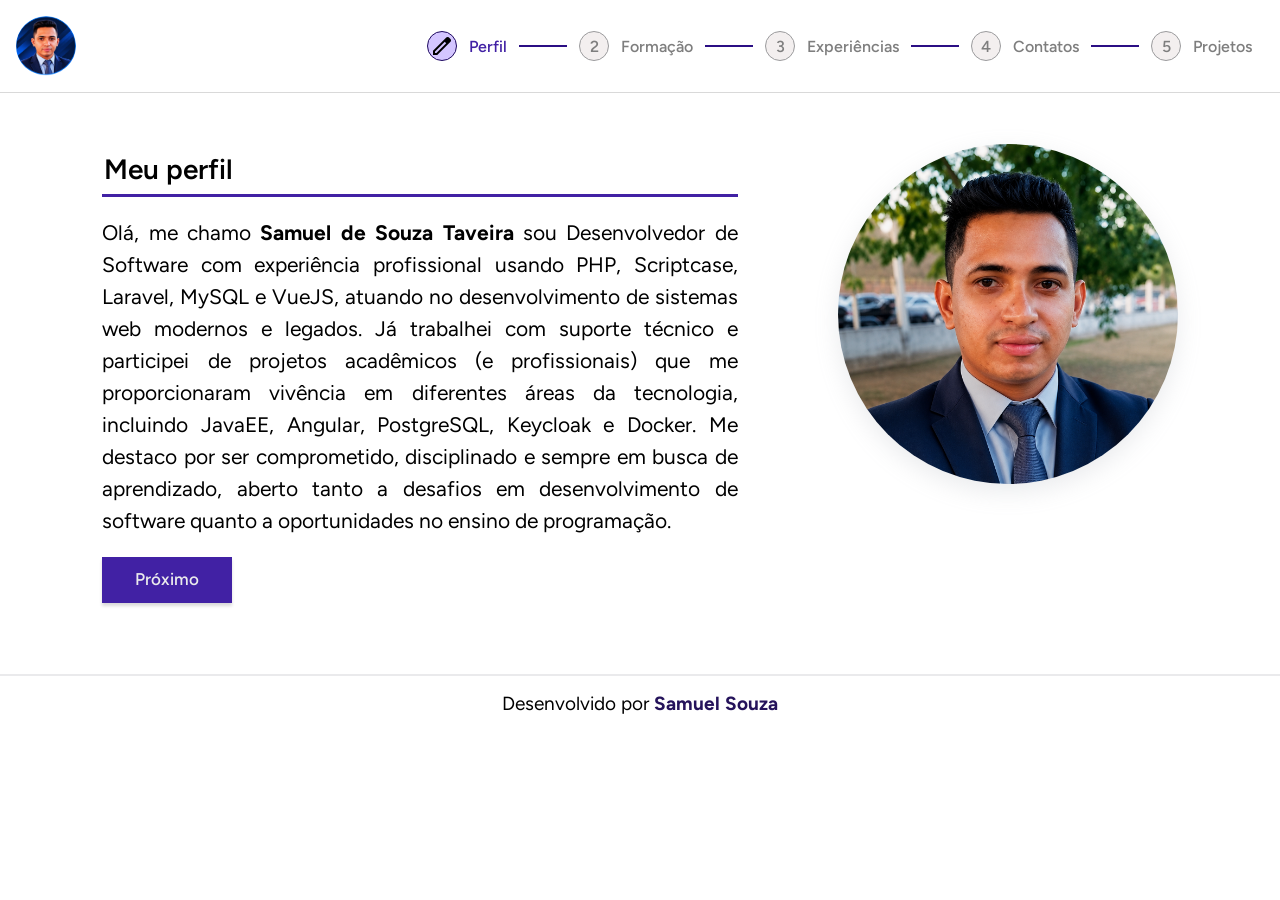
<file: index.html>
<!DOCTYPE html>
<html lang="pt-br">
    <he>
        <meta charset="UTF-8">
        <meta name="viewport" content="width=device-width, initial-scale=1.0">
        <link rel="icon" type="image/x-icon" href="./favicon.ico">
        <link rel="stylesheet" href="https://fonts.googleapis.com/css2?family=Material+Symbols+Outlined" />
        <link href="./css/base.css" rel="stylesheet">
        <link href="./css/inicio.css" rel="stylesheet">
        <link rel="stylesheet" href="./css/stepper.css">
        <title>Perfil profissional</title>
    </head>
    <body class="page">
        <header>
            <img class="logo" src="./img/meulogo.png" alt="Samuel Souza">
            <ul class="stepper-control">
                <div class="line-back"></div>
                <li>
                    <div id="step1" class="step">
                        <span class="icon material-symbols-outlined">edit</span>
                    </div>
                    <a href="index.html">Perfil</a>
                </li>
                <li class="pending">
                    <div id="step2" class="step">2</div>
                    <a href="formacao.html">Formação</a>
                </li>
                <li class="pending">
                    <div id="step3" class="step">3</div>
                    <a href="experiencias.html">Experiências</a>
                </li>
                <li class="pending">
                    <div id="step4" class="step">4</div>
                    <a href="contatos.html">Contatos</a>
                </li>
                <li class="pending">
                    <div id="step5" class="step">5</div>
                    <a href="projetos.html">Projetos</a>
                </li>
            </ul>
        </header>
        
        <main>

            <section id="perfil">
                <div class="texto">
                    <h1>Meu perfil</h1>
                    <p>
                        Olá, me chamo <strong>Samuel de Souza Taveira</strong>
                        sou Desenvolvedor de Software com experiência profissional usando PHP, Scriptcase, Laravel, MySQL e VueJS, atuando no desenvolvimento de sistemas web modernos e legados. Já trabalhei com suporte técnico e participei de projetos acadêmicos (e profissionais) que me proporcionaram vivência em diferentes áreas da tecnologia, incluindo JavaEE, Angular, PostgreSQL, Keycloak e Docker.
                        Me destaco por ser comprometido, disciplinado e sempre em busca de aprendizado, aberto tanto a desafios em desenvolvimento de software quanto a oportunidades no ensino de programação.
                    </p>
                    <div class="stepper-nav">
                        <a href="./formacao.html" class="btn btn-primary">Próximo</a>
                    </div>
                </div>
                <img class="imagem" src="./img/samuel.png" alt="Samuel Souza">
            </section>
                      
        </main>

        <footer>
            Desenvolvido por <strong>Samuel Souza</strong>
        </footer>
        
    </body>
</html>
</file>
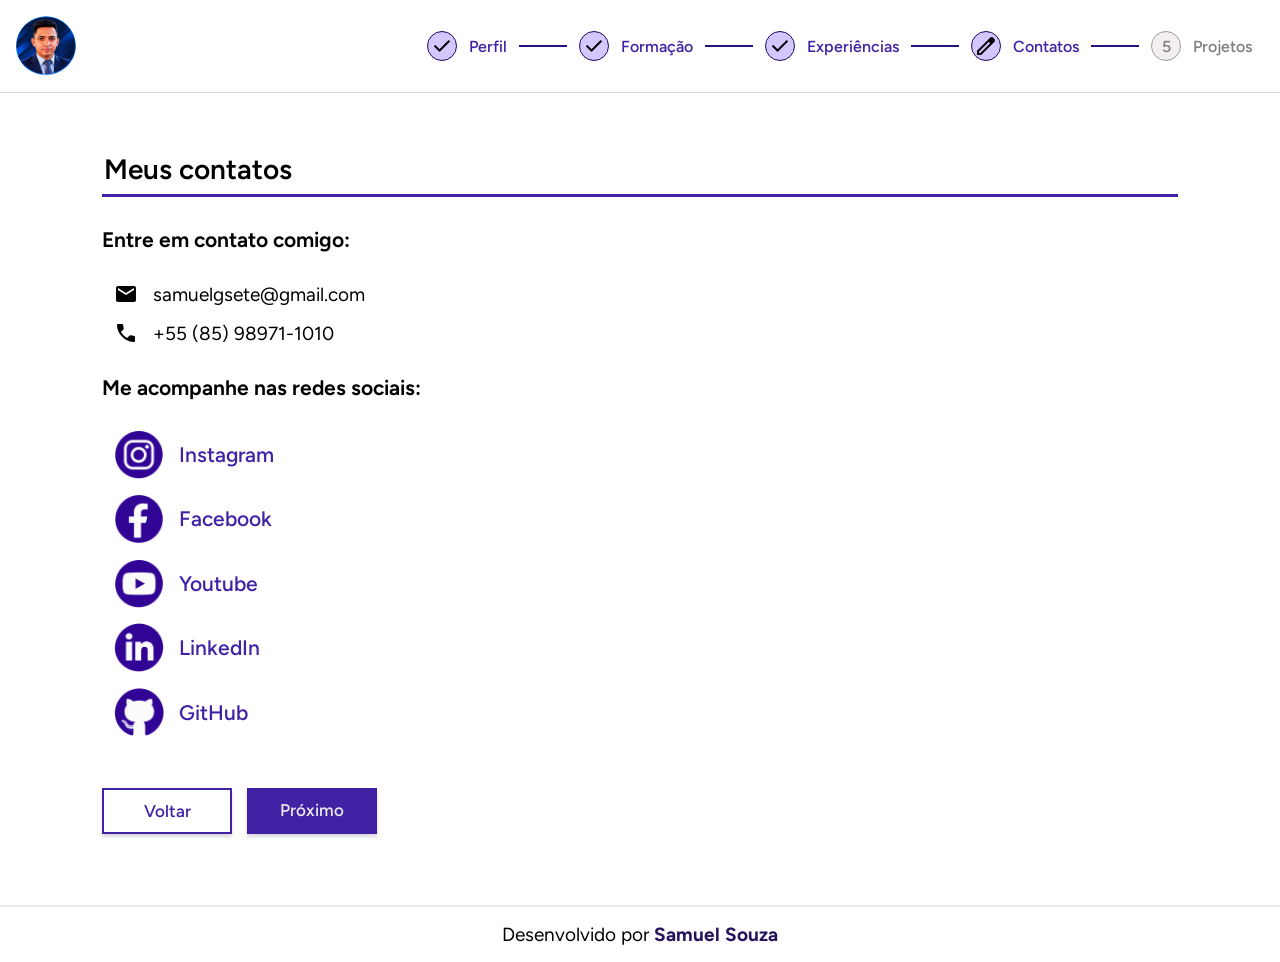
<file: contatos.html>
<!DOCTYPE html>
<html lang="pt-br">
    <he>
        <meta charset="UTF-8">
        <meta name="viewport" content="width=device-width, initial-scale=1.0">
        <link rel="icon" type="image/x-icon" href="./favicon.ico">
        <link rel="stylesheet" href="https://fonts.googleapis.com/css2?family=Material+Symbols+Outlined" />
        <link href="./css/base.css" rel="stylesheet">
        <link href="./css/contatos.css" rel="stylesheet">
        <link rel="stylesheet" href="./css/stepper.css">
        <title>Meus contatos</title>
    </head>
    <body class="page">
        <header>
            <img class="logo" src="./img/meulogo.png" alt="Samuel Souza">
            <ul class="stepper-control">
                <div class="line-back"></div>
                <li>
                    <div id="step1" class="step">
                        <span class="icon material-symbols-outlined">done</span>
                    </div>
                    <a href="index.html">Perfil</a>
                </li>
                <li>
                    <div id="step2" class="step">
                        <span class="icon material-symbols-outlined">done</span>
                    </div>
                    <a href="formacao.html">Formação</a>
                </li>
                <li>
                    <div id="step3" class="step">
                        <span class="icon material-symbols-outlined">done</span>
                    </div>
                    <a href="experiencias.html">Experiências</a>
                </li>
                <li>
                    <div id="step4" class="step">
                        <span class="icon material-symbols-outlined">edit</span>
                    </div>
                    <a href="contatos.html">Contatos</a>
                </li>
                <li class="pending">
                    <div id="step5" class="step">5</div>
                    <a href="projetos.html">Projetos</a>
                </li>
            </ul>
        </header>
        
        <main>

            <h1>Meus contatos</h1>

            <p class="group">Entre em contato comigo:</p>

            <ul class="contatos">
                <li>
                    <span class="material-symbols-outlined filled">email</span>
                    <p>samuelgsete@gmail.com</p>
                </li>
                <li>
                    <span class="material-symbols-outlined filled">phone</span>
                    <p>+55 (85) 98971-1010</p>
                </li>
            </ul>

            <p class="group">Me acompanhe nas redes sociais:</p>

            <ul class="redes">
                <li>
                    <img src="./img/instagram.png" alt="Instagram" width="50">
                    <a href="https://www.instagram.com/samuelgsetedev" target="_blank">Instagram</a>
                </li>
                <li>
                    <img src="./img/facebook.png" alt="Facebook" width="50">
                    <a href="https://www.facebook.com/samuel.souza.946517" target="_blank">Facebook</a>
                </li>
                <li>
                    <img src="./img/youtube.png" alt="Youtube" width="50">
                    <a href="https://www.youtube.com/@SamuelSouza-qz6ns" target="_blank">Youtube</a>
                </li>
                <li>
                    <img src="./img/linkedin.png" alt="LinkedIn" width="50">
                    <a href="https://www.linkedin.com/in/samuel-souza-551a34196/" target="_blank">LinkedIn</a>
                </li>
                <li>
                    <img src="./img/github.png" alt="GitHub" width="50">
                    <a href="https://github.com/samuelgsete" target="_blank">GitHub</a>
                </li>
            </ul>

            <div class="stepper-nav">
                <a href="./experiencias.html" class="btn btn-outline">Voltar</a>
                <a href="./projetos.html" class="btn btn-primary">Próximo</a>
            </div>
        </main>

        <footer>
            Desenvolvido por <strong>Samuel Souza</strong>
        </footer>
        
    </body>
</html>
</file>
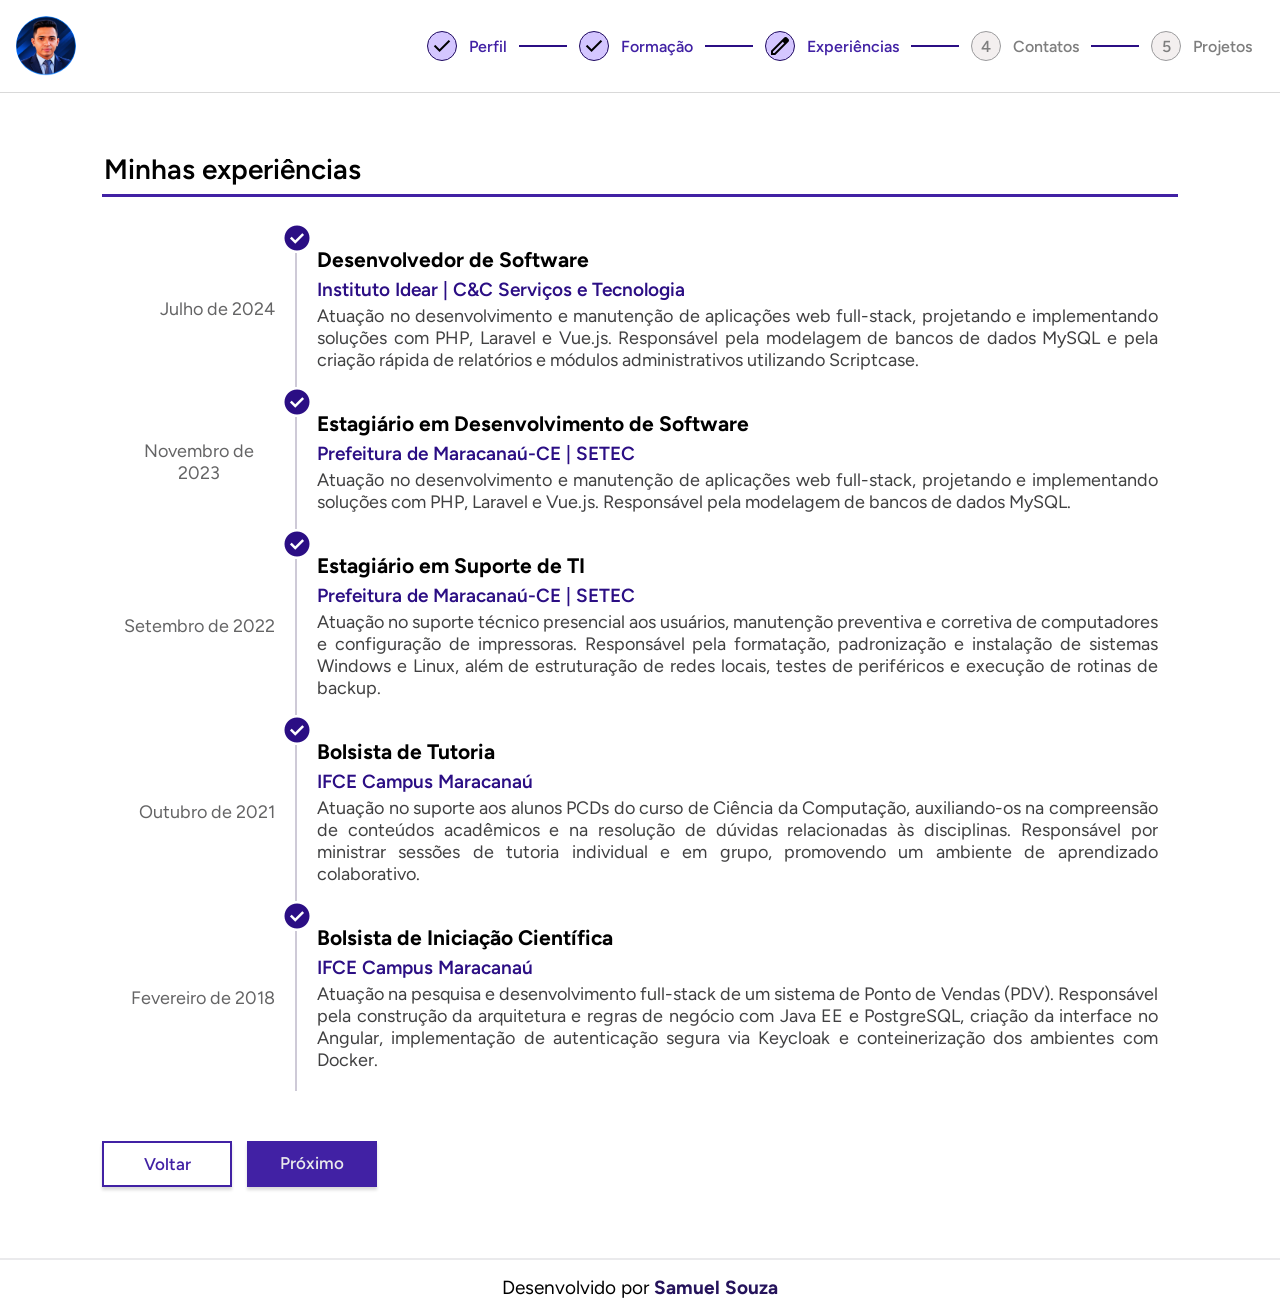
<file: experiencias.html>
<!DOCTYPE html>
<html lang="pt-br">
    <head>
        <meta charset="UTF-8">
        <meta name="viewport" content="width=device-width, initial-scale=1.0">
        <link rel="icon" type="image/x-icon" href="./favicon.ico">
        <link rel="stylesheet" href="https://fonts.googleapis.com/css2?family=Material+Symbols+Outlined:opsz,wght,FILL,GRAD@20..48,100..700,0..1,-50..200" />
        <link href="./css/base.css" rel="stylesheet">
        <link href="./css/experiencias.css" rel="stylesheet">
        <link rel="stylesheet" href="./css/stepper.css">
        <title>Experiências profissionais</title>
    </head>
    <body class="page">
        <header>
            <img class="logo" src="./img/meulogo.png" alt="Samuel Souza">
            <ul class="stepper-control">
                <div class="line-back"></div>
                <li>
                    <div id="step1" class="step">
                        <span class="icon material-symbols-outlined">done</span>
                    </div>
                    <a href="index.html">Perfil</a>
                </li>
                <li>
                    <div id="step2" class="step">
                        <span class="icon material-symbols-outlined">done</span>
                    </div>
                    <a href="formacao.html">Formação</a>
                </li>
                <li>
                    <div id="step3" class="step">
                        <span class="icon material-symbols-outlined">edit</span>
                    </div>
                    <a href="experiencias.html">Experiências</a>
                </li>
                <li class="pending">
                    <div id="step4" class="step">4</div>
                    <a href="contatos.html">Contatos</a>
                </li>
                <li class="pending">
                    <div id="step5" class="step">5</div>
                    <a href="projetos.html">Projetos</a>
                </li>

            </ul>
        </header>
        
        <main>

            <h1>Minhas experiências</h1>

            <ul class="experiencias">
                <li>
                    <div class="data">Julho de 2024</div>
                    <div class="experiencia">
                        <div class="data-mobile">Julho de 2024</div>
                        <span class="material-symbols-outlined filled">check_circle</span>
                        <h2>Desenvolvedor de Software</h2>
                        <p class="local">Instituto Idear | C&C Serviços e Tecnologia</p>
                        <p>
                            Atuação no desenvolvimento e manutenção de aplicações web full-stack, projetando e implementando soluções com PHP, Laravel e Vue.js. Responsável pela modelagem de bancos de dados MySQL e pela criação rápida de relatórios e módulos administrativos utilizando Scriptcase.
                        </p>
                    </div>
                </li>
                <li>
                    <div class="data">Novembro de 2023</div>
                    <div class="experiencia">
                        <div class="data-mobile">Novembro de 2023</div>
                        <span class="material-symbols-outlined filled">check_circle</span>
                        <h2>Estagiário em Desenvolvimento de Software</h2>
                        <p class="local">Prefeitura de Maracanaú-CE | SETEC</p>
                        <p>
                            Atuação no desenvolvimento e manutenção de aplicações web full-stack, projetando e implementando soluções com PHP, Laravel e Vue.js. Responsável pela modelagem de bancos de dados MySQL.
                        </p>
                    </div>
                </li>
                <li>
                    <div class="data">Setembro de 2022</div>
                    <div class="experiencia">
                        <div class="data-mobile">Setembro de 2022</div>
                        <span class="material-symbols-outlined filled">check_circle</span>
                        <h2>Estagiário em Suporte de TI</h2>
                        <p class="local">Prefeitura de Maracanaú-CE | SETEC</p>
                        <p>
                            Atuação no suporte técnico presencial aos usuários, manutenção preventiva e corretiva de computadores e configuração de impressoras. Responsável pela formatação, padronização e instalação de sistemas Windows e Linux, além de estruturação de redes locais, testes de periféricos e execução de rotinas de backup.
                        </p>
                    </div>
                </li>
                <li>
                    <div class="data">Outubro de 2021</div>
                    <div class="experiencia">
                        <div class="data-mobile">Outubro de 2021</div>
                        <span class="material-symbols-outlined filled">check_circle</span>
                        <h2>Bolsista de Tutoria</h2>
                        <p class="local">IFCE Campus Maracanaú</p>
                        <p>
                            Atuação no suporte aos alunos PCDs do curso de Ciência da Computação, auxiliando-os na compreensão de conteúdos acadêmicos e na resolução de dúvidas relacionadas às disciplinas. Responsável por ministrar sessões de tutoria individual e em grupo, promovendo um ambiente de aprendizado colaborativo.
                        </p>
                    </div>
                </li>
                 <li>
                    <div class="data">Fevereiro de 2018</div>
                    <div class="experiencia">
                        <div class="data-mobile">Fevereiro de 2018</div>
                        <span class="material-symbols-outlined filled">check_circle</span>
                        <h2>Bolsista de Iniciação Científica</h2>
                        <p class="local">IFCE Campus Maracanaú</p>
                        <p>
                            Atuação na pesquisa e desenvolvimento full-stack de um sistema de Ponto de Vendas (PDV). Responsável pela construção da arquitetura e regras de negócio com Java EE e PostgreSQL, criação da interface no Angular, implementação de autenticação segura via Keycloak e conteinerização dos ambientes com Docker.
                        </p>
                    </div>
                </li>                
            </ul>

            <div class="stepper-nav">
                <a href="./formacao.html" class="btn btn-outline">Voltar</a>
                <a href="./contatos.html" class="btn btn-primary">Próximo</a>
            </div>
        </main>

        <footer>
            Desenvolvido por <strong>Samuel Souza</strong>
        </footer>
        
    </body>
</html>
</file>
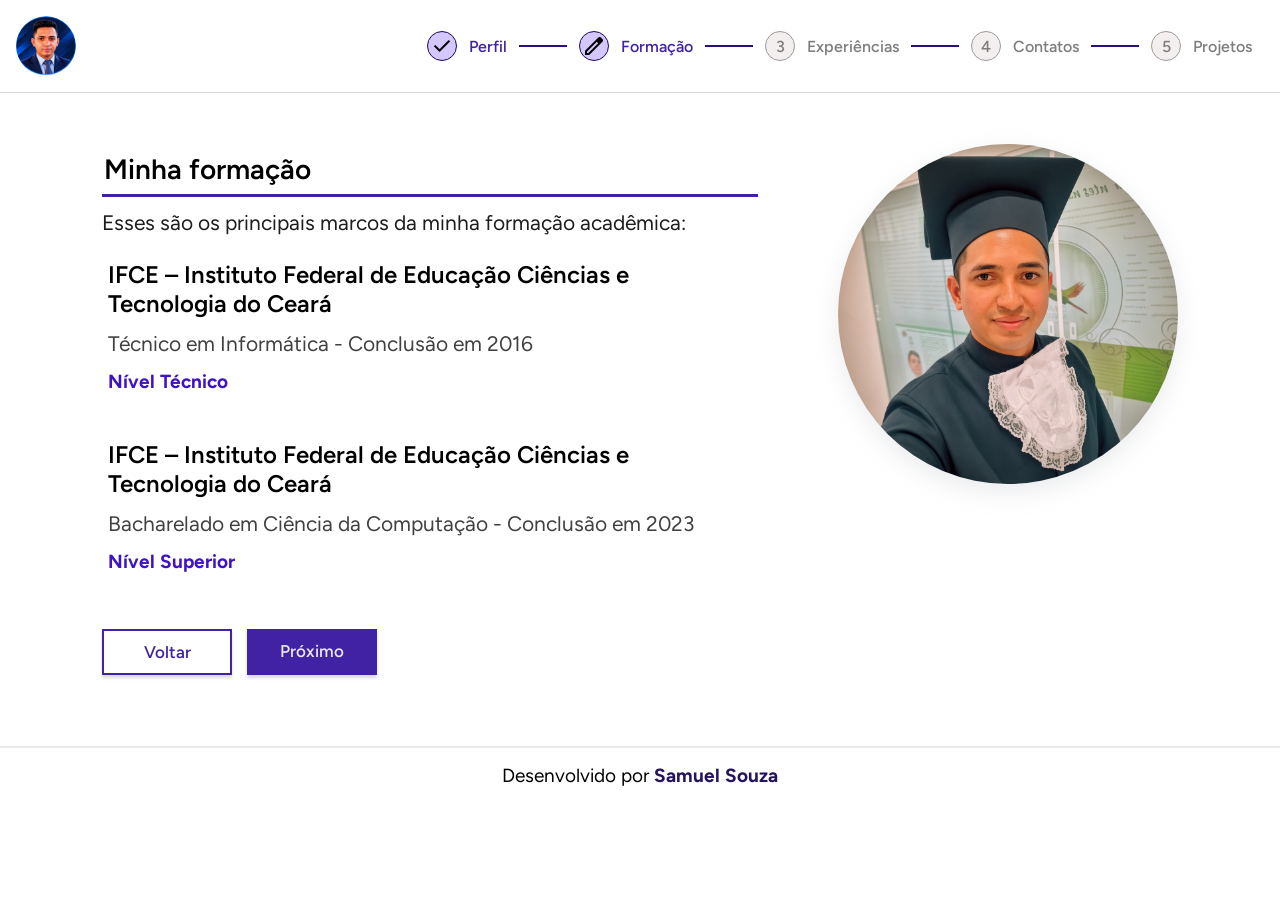
<file: formacao.html>
<!DOCTYPE html>
<html lang="pt-br">
    <he>
        <meta charset="UTF-8">
        <meta name="viewport" content="width=device-width, initial-scale=1.0">
        <link rel="icon" type="image/x-icon" href="./favicon.ico">
        <link rel="stylesheet" href="https://fonts.googleapis.com/css2?family=Material+Symbols+Outlined" />
        <link rel="stylesheet" href="https://fonts.googleapis.com/css2?family=Material+Symbols+Outlined:opsz,wght,FILL,GRAD@20..48,100..700,0..1,-50..200" />
        <link href="./css/base.css" rel="stylesheet">
        <link href="./css/formacao.css" rel="stylesheet">
        <link rel="stylesheet" href="./css/stepper.css">
        <title>Formação acadêmica</title>
    </head>
    <body class="page">
        <header>
            <img class="logo" src="./img/meulogo.png" alt="Samuel Souza">
            <ul class="stepper-control">
                <div class="line-back"></div>
                <li>
                    <div id="step1" class="step">
                        <span class="icon material-symbols-outlined">done</span>
                    </div>
                    <a href="index.html">Perfil</a>
                </li>
                <li>
                    <div id="step2" class="step">
                        <span class="icon material-symbols-outlined">edit</span>
                    </div>
                    <a href="formacao.html">Formação</a>
                </li>
                <li class="pending">
                    <div id="step3" class="step">3</div>
                    <a href="#">Experiências</a>
                </li>
                <li class="pending">
                    <div id="step4" class="step">4</div>
                    <a href="contatos.html">Contatos</a>
                </li>
                <li class="pending">
                    <div id="step5" class="step">5</div>
                    <a href="projetos.html">Projetos</a>
                </li>
            </ul>
        </header>
        
        <main>
            <section id="formacao">
                <div class="texto">
                    <h1>Minha formação</h1>

                    <p>Esses são os principais marcos da minha formação acadêmica:</p>

                    <ul class="formacao">
                        <li>
                            <h2>IFCE – Instituto Federal de Educação Ciências e Tecnologia do Ceará</h2>
                            <p class="curso">Técnico em Informática - Conclusão em 2016</p>
                            <strong>Nível Técnico</strong>
                        </li>
                        <li>
                            <h2>IFCE – Instituto Federal de Educação Ciências e Tecnologia do Ceará</h2>
                            <p class="curso">Bacharelado em Ciência da Computação - Conclusão em 2023</p>
                            <strong>Nível Superior</strong>
                        </li>
                    </ul>
                </div>
                <img class="imagem" src="./img/formatura.jpg" alt="Samuel Souza">
            </section>

            <div class="stepper-nav">
                <a href="./index.html" class="btn btn-outline">Voltar</a>
                <a href="./experiencias.html" class="btn btn-primary">Próximo</a>
            </div>
        </main>

        <footer>
            Desenvolvido por <strong>Samuel Souza</strong>
        </footer>
        
    </body>
</html>
</file>
<file: css/base.css>
@import url('https://fonts.googleapis.com/css2?family=Figtree:ital,wght@0,300..900;1,300..900&display=swap');

* {
    margin: 0;
    padding: 0;
    box-sizing: border-box;
    font-family: "Figtree", sans-serif;
    font-optical-sizing: auto;
    font-style: normal;
}

html {
    scroll-behavior: smooth;
}

body, html {
    width: 100%;
    height: 100%;
}

div.row {
    margin: 10px 0;
    width: 100%;
    display: flex;
    gap: 10px;
}

div.col {
    width: 100%;
}

div.grid {
    margin: 12px 0;
    display: grid;
    grid-template-columns: 3fr 1fr;
    gap: 8px;
    align-items: end;
}

a.btn {
    text-decoration: none;
    display: flex;
    align-items: center;
    justify-content: center;
    border: none;
    font-size: 17px;
    font-weight: 550;
    cursor: pointer;
    width: 130px !important;
    transition: all 0.3s ease;
    box-shadow: rgba(0, 0, 0, 0.15) 0px 3px 3px 0px;
}

a.btn-primary:hover {
    background-color: #542ad2;
}

a.btn-primary {
    width: 100%;
    height: 46px;
    background-color: #4121a4;
    color: #eaeaec;
    border-bottom: 2px solid #4121a4;
}

a.btn-outline {
    width: 100%;
    height: 46px;
    background-color:#fff;
    border: 2px solid #4121a4;
    color:#4121a4;
}

a.btn-outline:hover {
    background-color: #f6f6f6;
}

h1 {
    font-weight: 600;
    font-size: 28px;
    padding: 8px 2px;
    border-bottom: 3px solid #4121a4;
}

main {
    width: 100%;
    padding: 4% 8%;
    display: flex;
    flex-direction: column;
    gap: 30px;
}

header {
    padding: 16px;
    display: flex;
    align-items: center;
    justify-content: space-between;
    border-bottom: 1.5px solid #d9d9d9;
}

header > img {
    width: 60px;
    height: 60px;
    border-radius: 50%;
}

footer {
    padding: 16px 0;
    text-align: center;
    font-size: 19px;
    border-top: 1.8pt solid #eaeaec;
    cursor: pointer;
}

footer > strong {
    color: #25135b;
}

.material-symbols-outlined.filled {
  font-variation-settings:
    'FILL' 1,
    'wght' 400,
    'GRAD' 0,
    'opsz' 24;
}

.page {
    animation: pageEnter 0.7s ease;
}

@keyframes pageEnter {
    from {
        opacity: 0;
        filter: blur(0);
        transform: translateY(50px);
    }

    to {
        opacity: 1;
        filter: blur(5px);
        transform: translateY(0);
    }
}

img.imagem {
    animation: brilho 1.6s infinite;
}

@keyframes brilho {
    50% {
        filter: brightness(1.12);
        box-shadow: rgba(17, 17, 26, 0.1) 0px 8px 24px, rgba(17, 17, 26, 0.1) 0px 16px 56px, rgba(17, 17, 26, 0.1) 0px 24px 80px;
    }
}

@media (max-width: 850px) {
    header > img {
        margin: 0 auto;
    }
}
</file>
<file: css/inicio.css>
main > section#perfil {
    display: flex;
    gap: 100px;
}

section#perfil p {
    font-size: 21px;
    text-align: justify;
    line-height: 32px;
    margin: 20px 0;
}

main > section#perfil > img {
    width: 340px;
    height: 340px;
    border-radius: 50%;
    box-shadow: rgba(149, 157, 165, 0.2) 0px 8px 24px;
}

@media (max-width: 850px) {
    section#perfil > img {
        display: none;
    }
}
</file>
<file: css/stepper.css>
ul.stepper-control {
    width: 100%;
    list-style: none;
    display: flex;
    align-items: center;
    gap: 48px;
    height: 40px;
    width: fit-content;
    position: relative;
}

ul.stepper-control > li > a {
    text-decoration: none;
    color: #4121a4;
}

ul.stepper-control > li {
    font-size: 16px;
    font-weight: 550;
    display: flex;
    align-items: center;
    column-gap: 12px;
    padding: 12px;
    background-color: #fff;
    cursor: pointer;
    z-index: 9999;
    transition: all 0.3s;
}

ul.stepper-control > li:hover {
    background-color: #eaeaec;
}

ul.stepper-control > li > div.step {
    background-color: #d4c6ff;
    width: 30px;
    height: 30px;
    display: flex;
    align-items: center;
    justify-content: center;
    border-radius: 50%;
    border: 1px solid #1e095f;
}

ul.stepper-control > li.pending {
    pointer-events: none;
}

ul.stepper-control > li.pending > a {
    color: #7e7e7e;
}

ul.stepper-control > li.pending > div.step {
    background-color: #f3efef;
    border: 1px solid #9b9b9d;
    color: #7e7e7e;
}

div.line-back {
    width: 100%;
    position: absolute;
    height: 2px;
    z-index: 999;
    background-color: #2b0e84;
}

div.stepper-nav {
    display: flex;
    gap: 15px;
    margin: 20px 0;
}

@media (max-width: 850px) {
    ul.stepper-control {
        display: none;
    }
}
</file>
<file: css/contatos.css>
ul {
    list-style: none;
}

ul.contatos, ul.redes {
    display: flex;
    flex-direction: column;
    gap: 15px;
}

ul.redes > li, ul.contatos > li {
    padding: 0 12px;
    display: flex;
    align-items: center;
    gap: 15px;
}

ul.contatos > li {
    font-size: 19px;
}

ul.redes > li > a {
    text-decoration: none;
    color: #4121a4;
    font-size: 21px;
    font-weight: 550;
}

ul.redes > li > a:hover {
    text-decoration: underline;
    color: #2d1181;
}

p.group {
    font-size: 21px;
    font-weight: 650;
}
</file>
<file: css/experiencias.css>
ul.experiencias {
    list-style: none;
    display: flex;
    flex-direction: column;
}

ul.experiencias > li {
    display: flex;
}

div.data {
    width: 230px;
    font-size: 18px;
    display: flex;
    text-align: center;
    align-items: center;
    justify-content: end;
    color: #646465;
    border-right: 2px solid #cecad7;
}

div.data-mobile {
    width: 230px;
    font-size: 18px;
    color: #646465;
    margin: 0 0 8px 0;
    display: none;
}

div.data, div.experiencia {
    padding: 20px;
}

div.experiencia {
    position: relative;
    width: 100%;
}

div.experiencia > h2 {
    font-size: 21px;
    margin-bottom: 6px;
}

div.experiencia > p {
    font-size: 18px;
    color: #404041;
    text-align: justify;
}

div.experiencia > p.local {
    font-size: 19px;
    color:#2b0e84;
    font-weight: 600;
    margin-bottom: 4px;
}

span.filled {
    background-color: #fff;
    font-size: 30px;
    position: absolute;
    top: -4px;
    left: -15.5px;
    color: #2b0e84;
}

@media (max-width: 500px) {

    div.data {
        display: none;
    }

    div.data-mobile {
        display: inline-block;
    }

    div.data, div.experiencia {
        border-left: 2px solid #cecad7;
    }
}
</file>
<file: css/formacao.css>
p.curso {
    font-size: 20px;
    text-align: justify;
    line-height: 32px;
    margin: 10px 0;
    color: #414141;
}

p {
    font-size: 21px;
    color: #1d1d1d;
}

h2 {
    font-size: 24px;
    font-weight: 600;
    margin: 5px 0;
}

strong {
    font-size: 19px;
    margin: 15px 0;
    color: #3f13c4;
}

ul.formacao {
    list-style: none;
    display: flex;
    flex-direction: column;
    gap: 30px;
}

ul.formacao > li {
    padding: 6px;
}


section#formacao {
    width: 100%;
    display: flex;
    gap: 80px;
    justify-content: space-between;
}

section#formacao p {
    font-size: 21px;
    text-align: justify;
    line-height: 32px;
    margin: 10px 0;
}

section#formacao > div.texto {
    width: 100%;
}

section#formacao > img {
    width: 340px;
    height: 340px;
    border-radius: 50%;
    box-shadow: rgba(149, 157, 165, 0.2) 0px 8px 24px;
}

@media (max-width: 850px) {
    section#formacao > img {
        display: none;
    }
}
</file>
